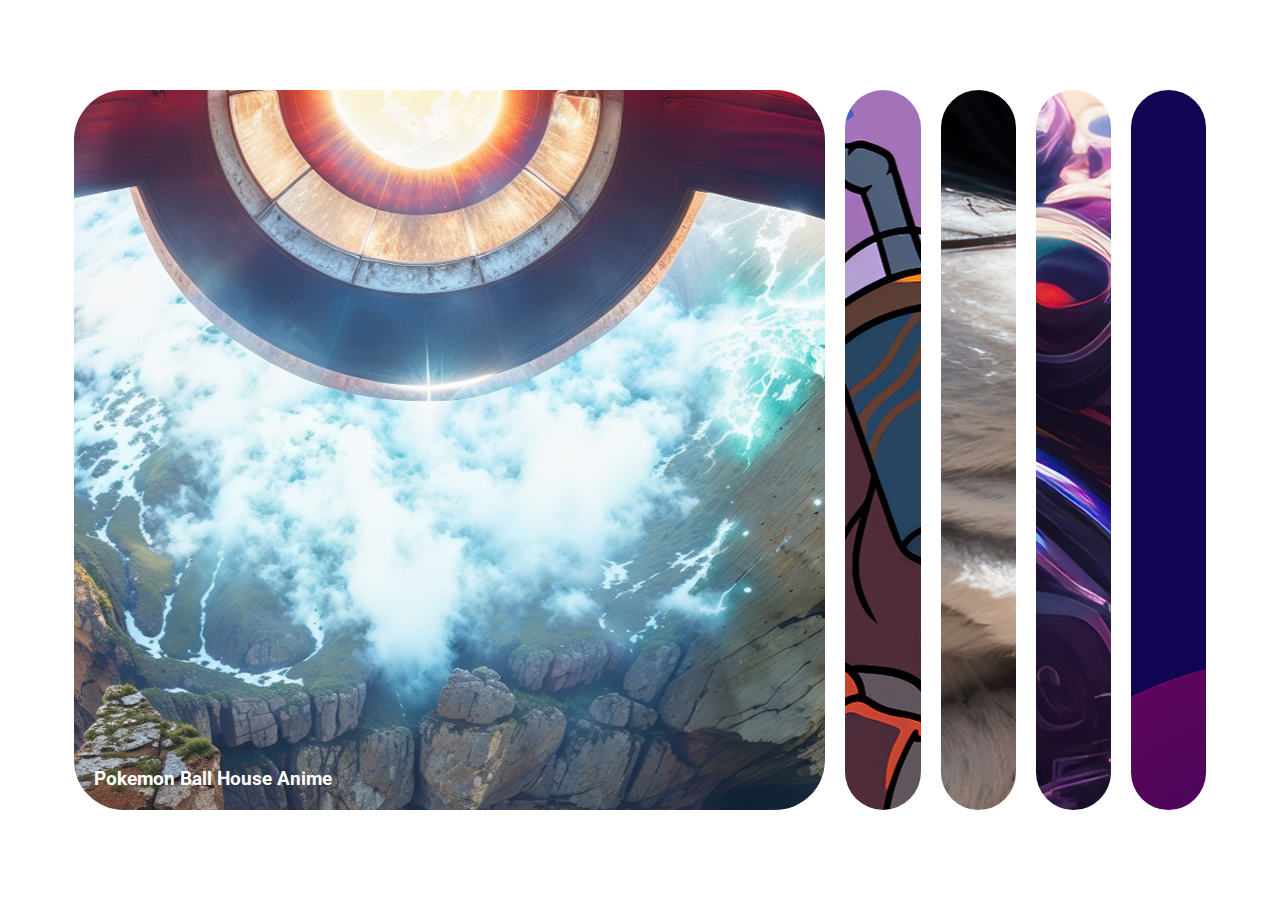
<file: Expanding_Cards/index.html>
<!DOCTYPE html>
<html lang="en">
<head>
    <meta charset="UTF-8">
    <meta name="viewport" content="width=device-width, initial-scale=1.0">
    <title>Expanding Cards</title>
    <link rel="stylesheet" href="css/style.css">
</head>
<body>

    <div class="container">

        <div class="panel active" style="background-image: url(img/Img1.jpg)">
            <h3>Pokemon Ball House Anime</h3>
        </div>

        <div class="panel" style="background-image: url(img/Img2.jpg)">
            <h3>Anime Boy</h3>
        </div>

        <div class="panel" style="background-image: url(img/Img3.jpg)">
            <h3>Anime Girl Smoking</h3>
        </div>

        <div class="panel" style="background-image: url(img/Img4.jpg)">
            <h3>Motorcycle Race Colorful</h3>
        </div>

        <div class="panel" style="background-image: url(img/Img5.jpg)">
            <h3>Windows 11</h3>
        </div>
    </div>
    
</body>
<script src="js/script.js"></script>
</html>
</file>
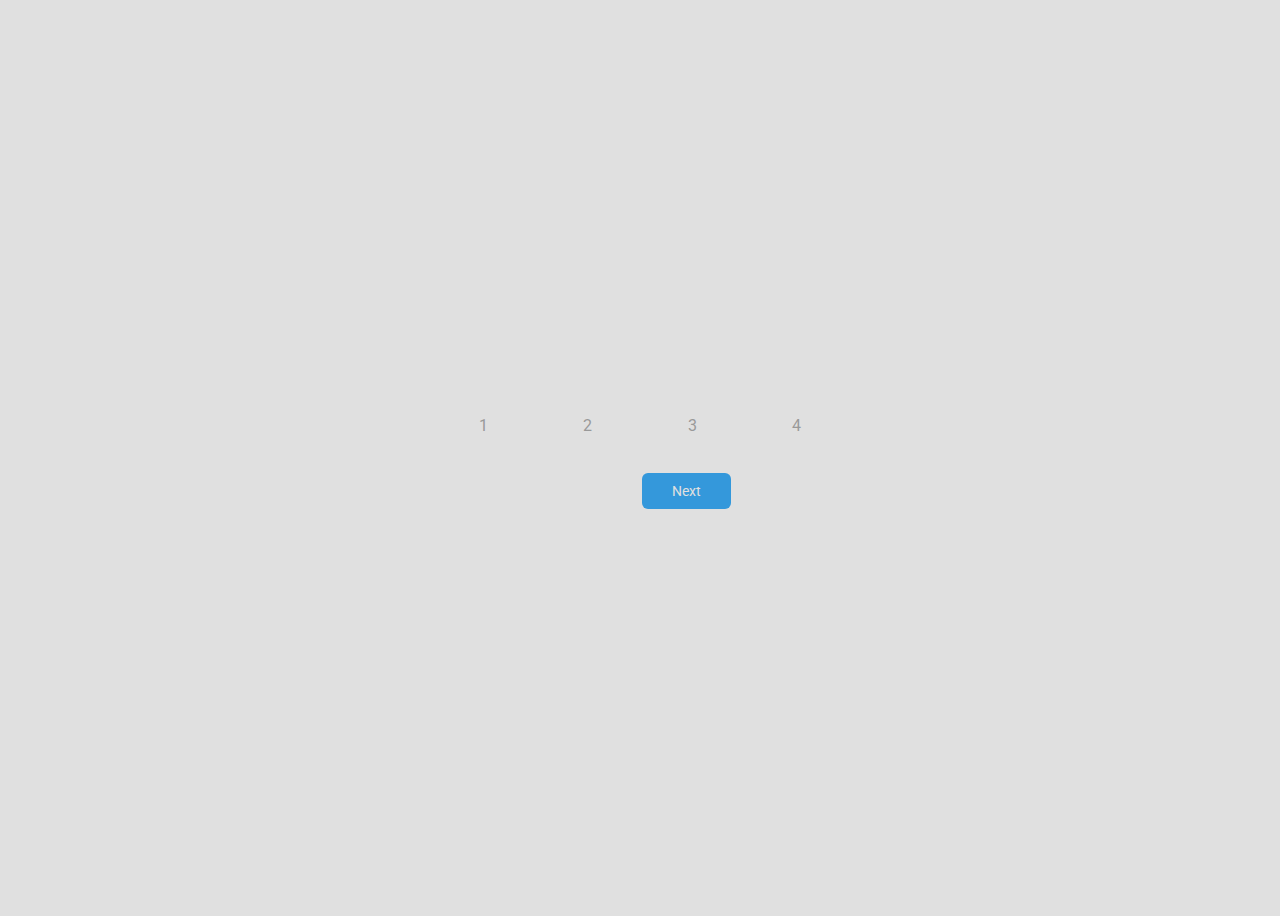
<file: Progress_Bar/index.html>
<!DOCTYPE html>
<html lang="en">
<head>
    <meta charset="UTF-8">
    <meta name="viewport" content="width=device-width, initial-scale=1.0">
    <title>Progress Steps</title>
    <link rel="stylesheet" href="css/style.css">
</head>
<body>
    <div class="container">
        <div class="progress-container">
            <div class="progress" id="progress"></div>
            <div class="circle">1</div>
            <div class="circle">2</div>
            <div class="circle">3</div>
            <div class="circle">4</div>
        </div>

        <button class="btn" id="prev" disabled>Prev</button>
        <button class="btn" id="next" >Next</button>
    </div>
</body>
<script src="js/script.js"></script>
</html>
</file>
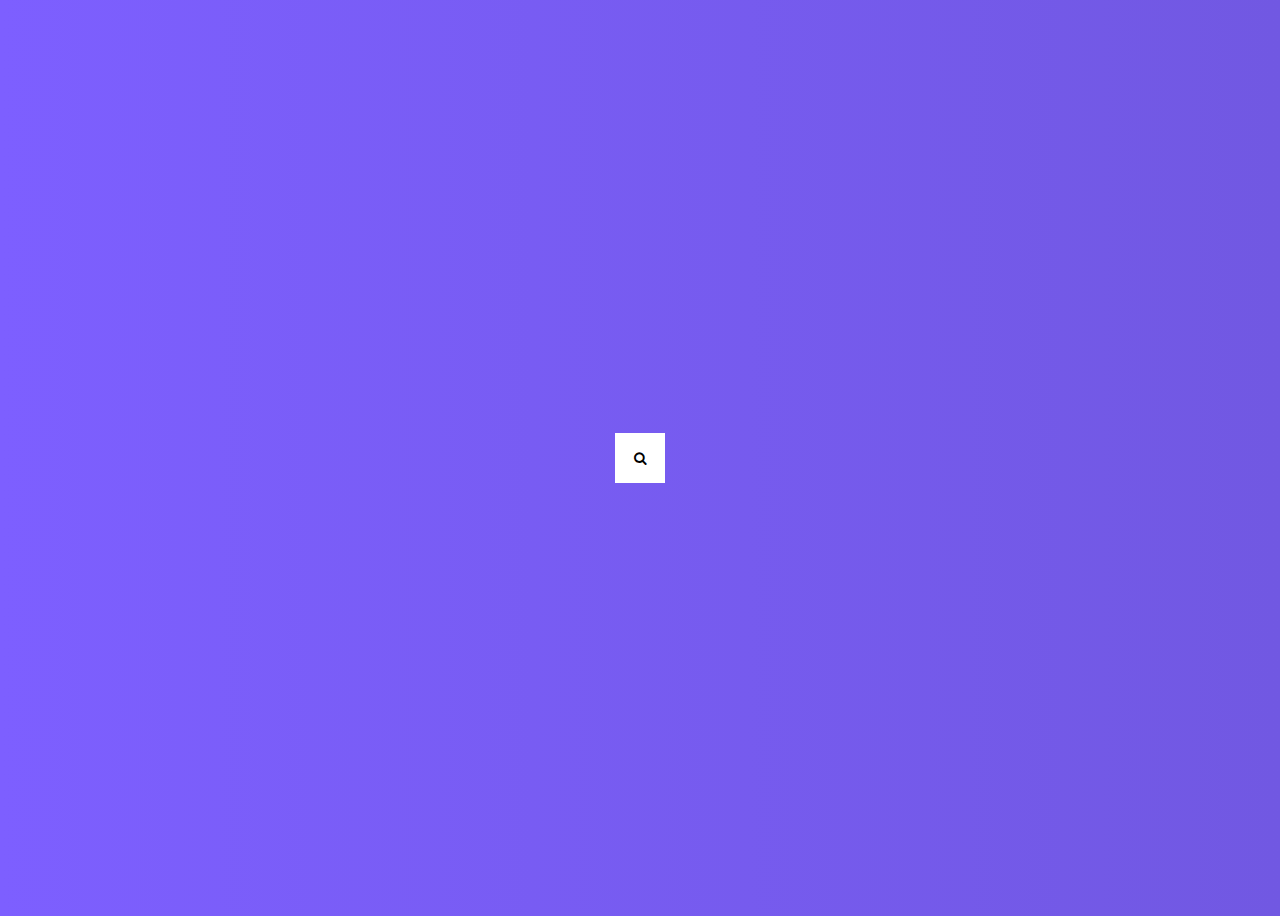
<file: Search_button/index.html>
<!DOCTYPE html>
<html lang="en">
<head>
    <meta charset="UTF-8">
    <meta name="viewport" content="width=device-width, initial-scale=1.0">
    <title>Search Button</title>
    <link rel="stylesheet" href="css/style.css">
    <link rel="stylesheet" href="https://cdnjs.cloudflare.com/ajax/libs/font-awesome/4.7.0/css/font-awesome.min.css">
</head>
<body>
    <div class="container-search">
        <input type="text" class="search" placeholder="Search...">
       <button class="btn"><i class="fa fa-search"></i></button> 
    </div>
    
</body>
<script src="js/script.js"></script>
</html>
</file>
<file: Expanding_Cards/css/style.css>
@import url('https://fonts.googleapis.com/css2?family=Roboto:ital,wght@0,100;0,300;0,400;0,500;0,700;0,900;1,100;1,300;1,400;1,500;1,700;1,900&display=swap');


/*ESTE CODIGO PERMITE PODER AGREGAR PADDING Y BODER SI AFECTAR EL TAMA;O REAL DEL OBJECT*/
*{
    box-sizing: border-box;
}


body{
    font-family: 'Roboto', sans-serif; /*ESTABLECIENDO TIPO DE LETRA*/
    display: flex; /*USANDO FLEXBOX*/
    align-items: center;
    justify-content: center;
    height: 100vh;
    overflow: hidden;
    margin: 0;
}

.container{
    display: flex;
    width: 90vw;    
}

.panel{
    background-size: cover 100%;
    background-position: center;
    background-repeat: no-repeat;
    height: 80vh;
    position: relative;
    color: #fff;
    cursor: pointer;
    flex: 0.5;
    border-radius: 50px ;
    margin: 10px;
    /* transition: flex 0.7s; */
}

.panel h3{
    position: absolute;
    bottom: 20px;
    left: 20px;
    margin: 0;
    opacity: 0;
}

.panel.active{
    flex: 5;
}

.panel.active h3 {
    opacity: 1;
     transition: opacity 0.3s ease-in 0.4s;

}

@media(max-width:480px){
    .container{
        width: 100vw;
    }
    .panel:nth-of-type(4),
    .panel:nth-of-type(5){
        display: none;
    }

}
</file>
<file: Progress_Bar/css/style.css>
@import url('https://fonts.googleapis.com/css2?family=Roboto:ital,wght@0,100;0,300;0,400;0,500;0,700;0,900;1,100;1,300;1,400;1,500;1,700;1,900&display=swap');

:root{
    --line-border-fill: #3498db;
    --line-border-empty: #e0e0e0;
}


body{
    background-color: var(--line-border-empty);
    font-family: 'Roboto',sans-serif ;
    display: flex;
    justify-content: center;
    align-items: center;
    height: 100vh;
}

.container{
    text-align: center;
}

.progress-container{
    display: flex;
    max-width: 100%;
    width: 350px;
    justify-content: space-between;
    margin-bottom: 30px;
    position: relative;
}

.progress::before{
    background-color: var(--line-border-empty); 
    position: absolute;
    top: 50%;
    height: 4px;
    transform: translateY(-50%);
    width: 100%;
    z-index: -1;
 }

.progress{
   background-color: var(--line-border-fill); 
   position: absolute;
   top: 50%;
   height: 4px;
   transform: translateY(-50%);
   width: 0;
   z-index: -1;
}

.circle{
    background-color: var(--line-border-empty);
    color: #999;
    border-radius: 50%;
    height: 30px;
    width: 30px;
    display: flex;
    align-items: center;
    justify-content: center;
    border: 3px solid #e0e0e0;
    transition: .4s ease;
    
}

.circle.active{
    border-color: var(--line-border-fill);
}

.btn{
    font-family: inherit;
    padding: 10px 30px;
    border: 0;
    background-color: var(--line-border-fill);
    color: var(--line-border-empty);
    border-radius: 6px;
    cursor: pointer;
    font-size: 14px;
}

.btn.active{
    transform: scale(0.98);
}

.btn:focus{
    outline: 0;
}

.btn:disabled{
    background-color: var(--line-border-empty);
    cursor: not-allowed;
}
</file>
<file: Search_button/css/style.css>
@import url('https://fonts.googleapis.com/css2?family=Roboto:ital,wght@0,100;0,300;0,400;0,500;0,700;0,900;1,100;1,300;1,400;1,500;1,700;1,900&display=swap');

*{
    box-sizing: border-box;
}


body{
    background-image: linear-gradient(90deg, #7d5fff, #7158e2) ;
    font-family: 'Roboto' , sans-serif;
    display: flex;
    justify-content: center;
    align-items: center;
    min-height: 100vh;
}

.container-search{
    position: relative;
    height: 50px;
}

.container-search .search{
    background-color: #ffff;
    border: 0;
    font-size: 18px;
    padding: 15px;
    height: 50px;
    width: 50px;
    transition: width 0.3s ease;
}


.btn{
    background-color: #fff;
    position: absolute;
    border: 0;
    height: 50px;
    width: 50px;
    top: 0;
    left: 0;
    cursor: pointer;
    transition: transform 0.3s ease;

}

.container-search.active .search{
    width: 200px;
    
}

.container-search.active .btn{
    transform: translateX(198px);
}

.btn:focus, .search:focus{
    outline: none;
}
</file>
